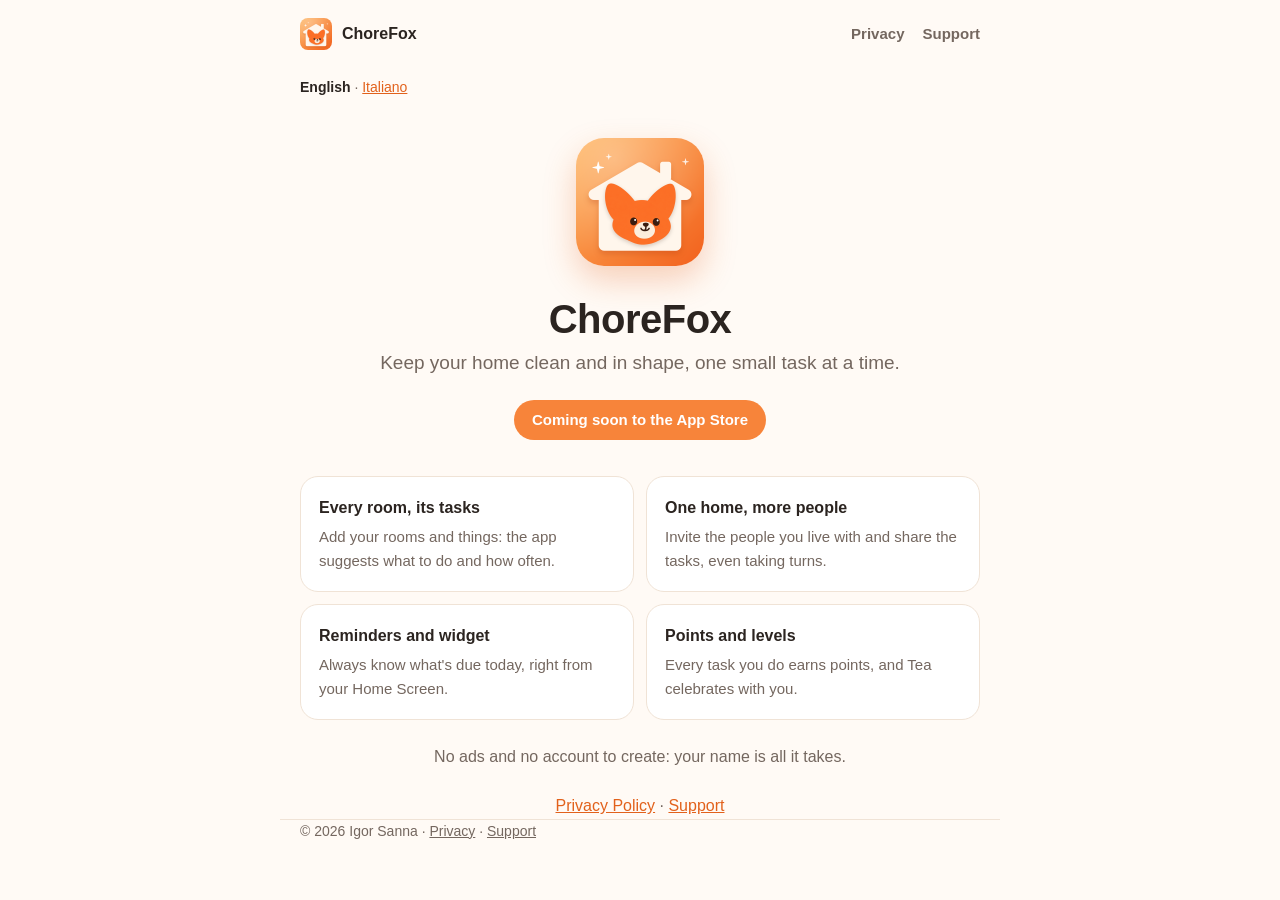
<file: index.html>
<!doctype html>
<html lang="en" data-title-it="ChoreFox">
<head>
  <meta charset="utf-8">
  <meta name="viewport" content="width=device-width, initial-scale=1">
  <title>ChoreFox</title>
  <meta name="description" content="ChoreFox: keep your home clean and in shape, one small task at a time.">
  <link rel="icon" href="favicon.png">
  <link rel="apple-touch-icon" href="apple-touch-icon.png">
  <link rel="stylesheet" href="style.css">
  <script src="lang.js"></script>
</head>
<body>
  <header>
    <div class="wrap bar">
      <a class="brand" href="./"><img src="icon.png" alt=""> ChoreFox</a>
      <nav>
        <a href="privacy.html">Privacy</a>
        <a href="support.html"><span class="t-en">Support</span><span class="t-it">Supporto</span></a>
      </nav>
    </div>
  </header>

  <main class="wrap">
    <p class="lang"><a href="#en">English</a> · <a href="#it">Italiano</a></p>

    <section id="en" lang="en">
      <div class="hero">
        <img src="icon.png" alt="The ChoreFox icon: Tea the fox in a little house">
        <h1>ChoreFox</h1>
        <p>Keep your home clean and in shape, one small task at a time.</p>
        <span class="pill">Coming soon to the App Store</span>
      </div>

      <div class="features">
        <div class="feature">
          <h3>Every room, its tasks</h3>
          <p>Add your rooms and things: the app suggests what to do and how often.</p>
        </div>
        <div class="feature">
          <h3>One home, more people</h3>
          <p>Invite the people you live with and share the tasks, even taking turns.</p>
        </div>
        <div class="feature">
          <h3>Reminders and widget</h3>
          <p>Always know what's due today, right from your Home Screen.</p>
        </div>
        <div class="feature">
          <h3>Points and levels</h3>
          <p>Every task you do earns points, and Tea celebrates with you.</p>
        </div>
      </div>

      <p class="note">No ads and no account to create: your name is all it takes.</p>
      <p class="note"><a href="privacy.html#en">Privacy Policy</a> · <a href="support.html#en">Support</a></p>
    </section>

    <hr class="sep">

    <section id="it" lang="it">
      <div class="hero">
        <img src="icon.png" alt="L'icona di ChoreFox: Tea, la volpe, in una casetta">
        <h1>ChoreFox</h1>
        <p>Tieni la casa pulita e in ordine, una piccola attività alla volta.</p>
        <span class="pill">Presto sull'App Store</span>
      </div>

      <div class="features">
        <div class="feature">
          <h3>Ogni stanza, le sue attività</h3>
          <p>Aggiungi stanze e oggetti: l'app ti suggerisce cosa fare e ogni quanto.</p>
        </div>
        <div class="feature">
          <h3>Una casa, più persone</h3>
          <p>Invita chi vive con te e dividete le attività, anche a turno.</p>
        </div>
        <div class="feature">
          <h3>Promemoria e widget</h3>
          <p>Sai sempre cosa c'è da fare oggi, anche dalla schermata Home.</p>
        </div>
        <div class="feature">
          <h3>Punti e livelli</h3>
          <p>Ogni attività fatta vale punti, e Tea festeggia con te.</p>
        </div>
      </div>

      <p class="note">Niente pubblicità e nessun account da creare: basta il tuo nome.</p>
    </section>
  </main>

  <footer class="wrap">
    © 2026 Igor Sanna · <a href="privacy.html">Privacy</a> · <a href="support.html"><span class="t-en">Support</span><span class="t-it">Supporto</span></a>
  </footer>
</body>
</html>
</file>
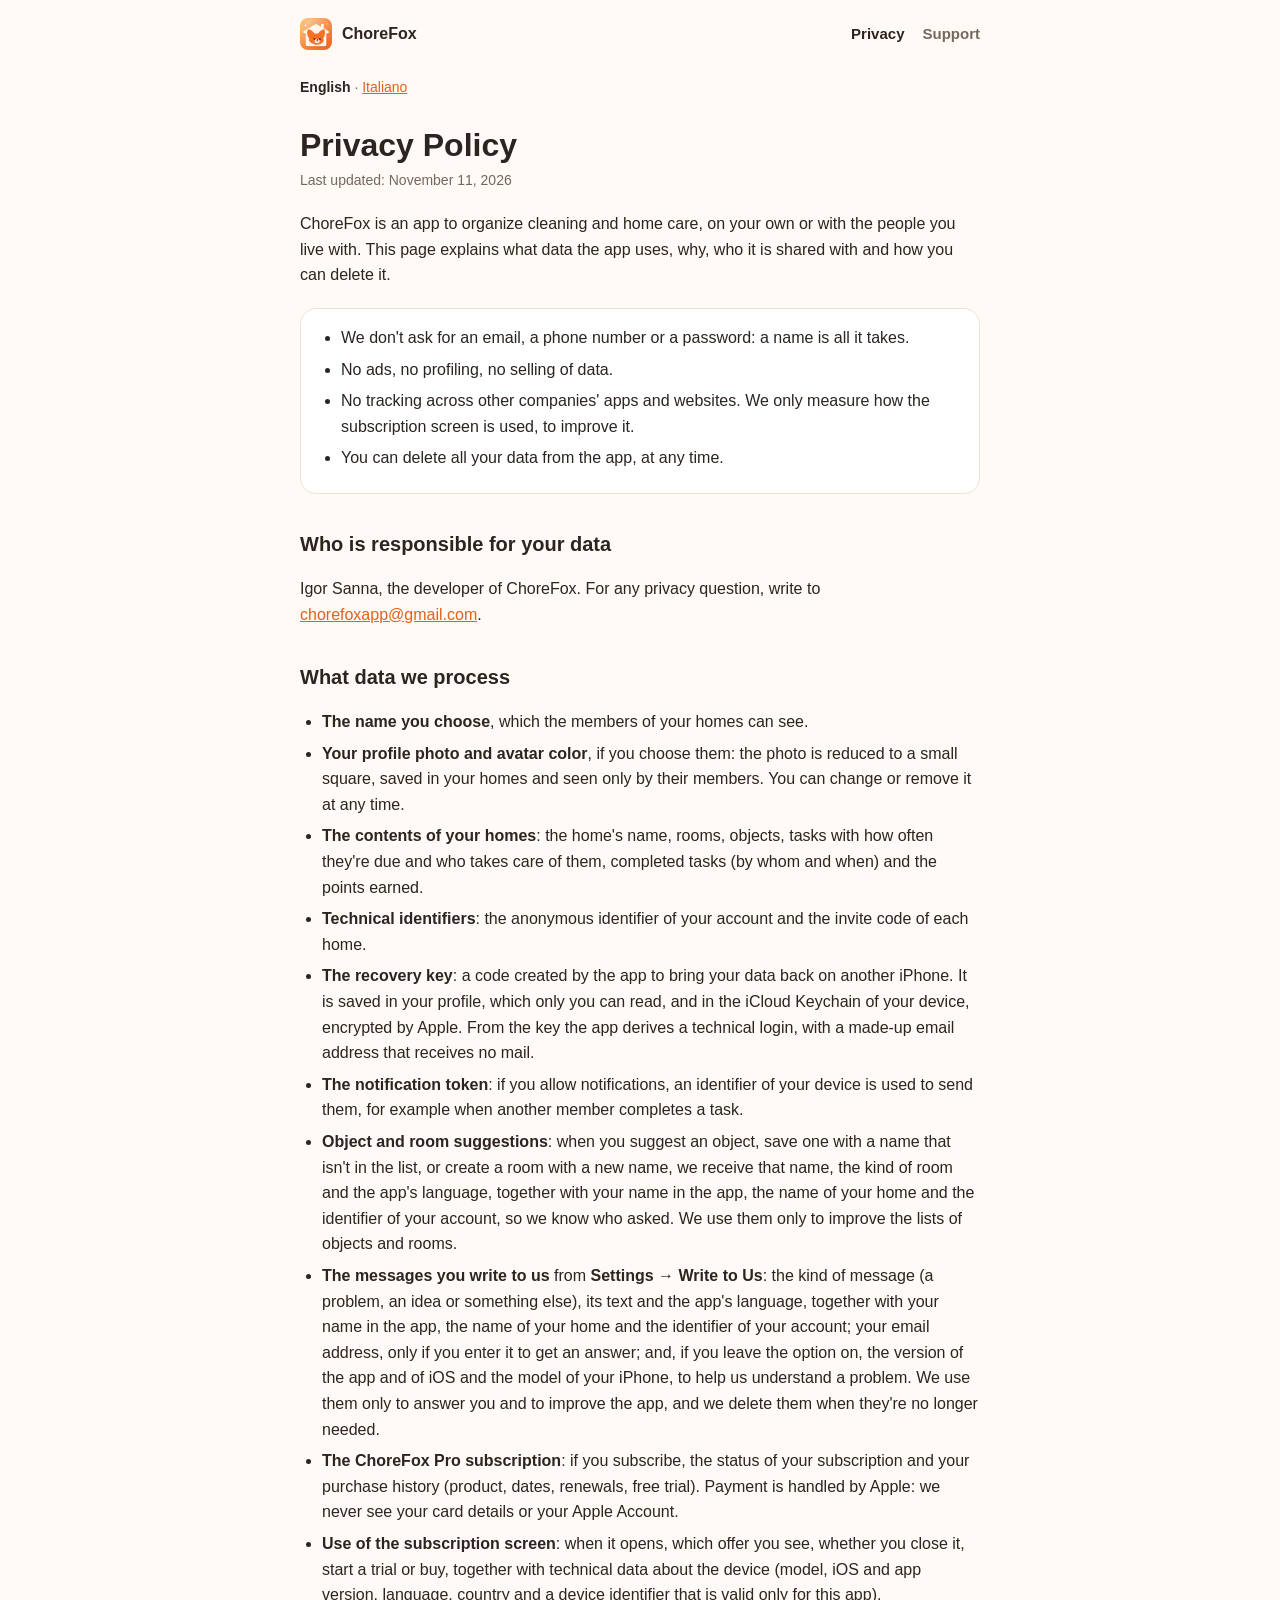
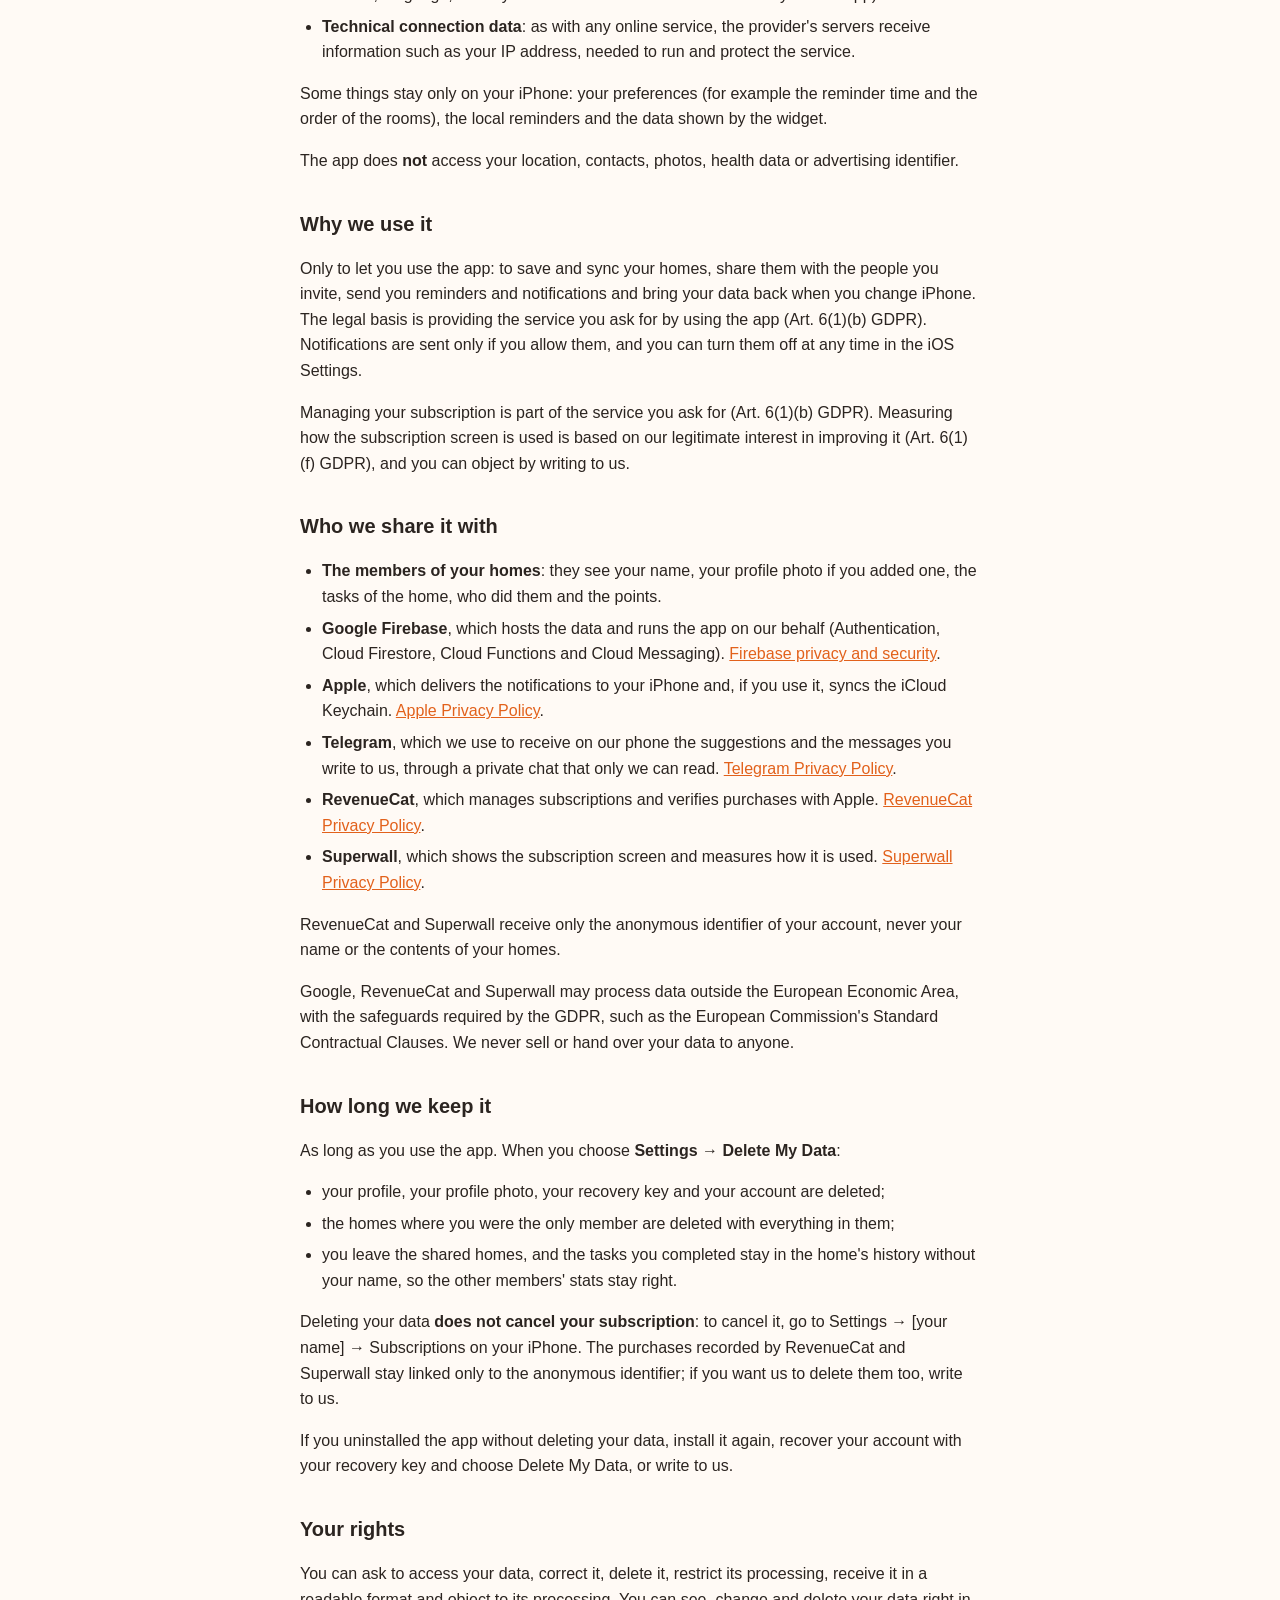
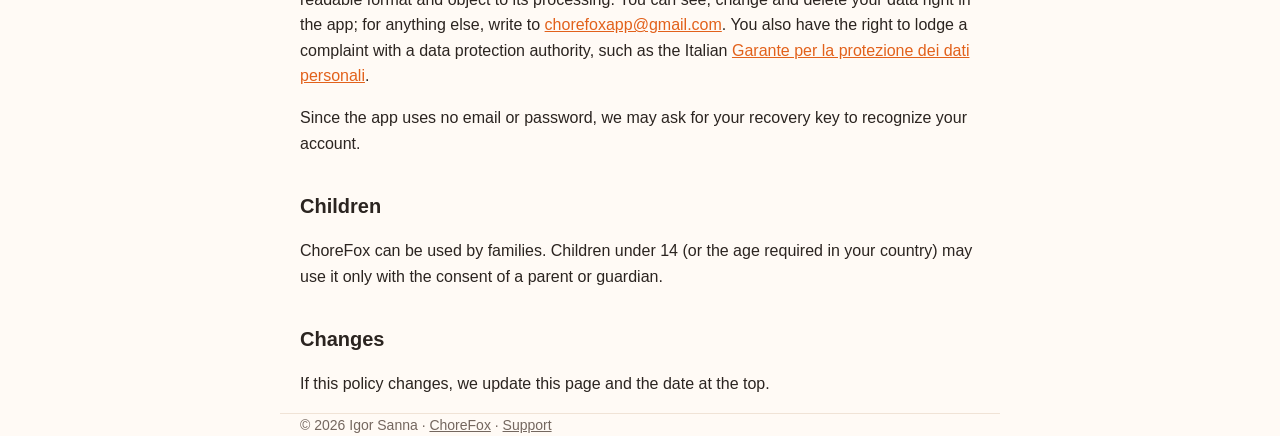
<file: privacy.html>
<!doctype html>
<html lang="en" data-title-it="Informativa sulla privacy – ChoreFox">
<head>
  <meta charset="utf-8">
  <meta name="viewport" content="width=device-width, initial-scale=1">
  <title>Privacy Policy – ChoreFox</title>
  <meta name="description" content="Privacy Policy of the ChoreFox app.">
  <link rel="icon" href="favicon.png">
  <link rel="apple-touch-icon" href="apple-touch-icon.png">
  <link rel="stylesheet" href="style.css">
  <script src="lang.js"></script>
</head>
<body>
  <header>
    <div class="wrap bar">
      <a class="brand" href="./"><img src="icon.png" alt=""> ChoreFox</a>
      <nav>
        <a href="privacy.html" aria-current="page">Privacy</a>
        <a href="support.html"><span class="t-en">Support</span><span class="t-it">Supporto</span></a>
      </nav>
    </div>
  </header>

  <main class="wrap doc">
    <p class="lang"><a href="#en">English</a> · <a href="#it">Italiano</a></p>

    <!-- ===================== ENGLISH ===================== -->
    <section id="en" lang="en">
      <h1>Privacy Policy</h1>
      <p class="updated">Last updated: November 11, 2026</p>

      <p>ChoreFox is an app to organize cleaning and home care, on your own or with the people you live with. This page explains what data the app uses, why, who it is shared with and how you can delete it.</p>

      <div class="box">
        <ul>
          <li>We don't ask for an email, a phone number or a password: a name is all it takes.</li>
          <li>No ads, no profiling, no selling of data.</li>
          <li>No tracking across other companies' apps and websites. We only measure how the subscription screen is used, to improve it.</li>
          <li>You can delete all your data from the app, at any time.</li>
        </ul>
      </div>

      <h2>Who is responsible for your data</h2>
      <p>Igor Sanna, the developer of ChoreFox. For any privacy question, write to <a href="mailto:chorefoxapp@gmail.com">chorefoxapp@gmail.com</a>.</p>

      <h2>What data we process</h2>
      <ul>
        <li><strong>The name you choose</strong>, which the members of your homes can see.</li>
        <li><strong>Your profile photo and avatar color</strong>, if you choose them: the photo is reduced to a small square, saved in your homes and seen only by their members. You can change or remove it at any time.</li>
        <li><strong>The contents of your homes</strong>: the home's name, rooms, objects, tasks with how often they're due and who takes care of them, completed tasks (by whom and when) and the points earned.</li>
        <li><strong>Technical identifiers</strong>: the anonymous identifier of your account and the invite code of each home.</li>
        <li><strong>The recovery key</strong>: a code created by the app to bring your data back on another iPhone. It is saved in your profile, which only you can read, and in the iCloud Keychain of your device, encrypted by Apple. From the key the app derives a technical login, with a made-up email address that receives no mail.</li>
        <li><strong>The notification token</strong>: if you allow notifications, an identifier of your device is used to send them, for example when another member completes a task.</li>
        <li><strong>Object and room suggestions</strong>: when you suggest an object, save one with a name that isn't in the list, or create a room with a new name, we receive that name, the kind of room and the app's language, together with your name in the app, the name of your home and the identifier of your account, so we know who asked. We use them only to improve the lists of objects and rooms.</li>
        <li><strong>The messages you write to us</strong> from <strong>Settings → Write to Us</strong>: the kind of message (a problem, an idea or something else), its text and the app's language, together with your name in the app, the name of your home and the identifier of your account; your email address, only if you enter it to get an answer; and, if you leave the option on, the version of the app and of iOS and the model of your iPhone, to help us understand a problem. We use them only to answer you and to improve the app, and we delete them when they're no longer needed.</li>
        <li><strong>The ChoreFox Pro subscription</strong>: if you subscribe, the status of your subscription and your purchase history (product, dates, renewals, free trial). Payment is handled by Apple: we never see your card details or your Apple Account.</li>
        <li><strong>Use of the subscription screen</strong>: when it opens, which offer you see, whether you close it, start a trial or buy, together with technical data about the device (model, iOS and app version, language, country and a device identifier that is valid only for this app).</li>
        <li><strong>Technical connection data</strong>: as with any online service, the provider's servers receive information such as your IP address, needed to run and protect the service.</li>
      </ul>
      <p>Some things stay only on your iPhone: your preferences (for example the reminder time and the order of the rooms), the local reminders and the data shown by the widget.</p>
      <p>The app does <strong>not</strong> access your location, contacts, photos, health data or advertising identifier.</p>

      <h2>Why we use it</h2>
      <p>Only to let you use the app: to save and sync your homes, share them with the people you invite, send you reminders and notifications and bring your data back when you change iPhone. The legal basis is providing the service you ask for by using the app (Art. 6(1)(b) GDPR). Notifications are sent only if you allow them, and you can turn them off at any time in the iOS Settings.</p>
      <p>Managing your subscription is part of the service you ask for (Art. 6(1)(b) GDPR). Measuring how the subscription screen is used is based on our legitimate interest in improving it (Art. 6(1)(f) GDPR), and you can object by writing to us.</p>

      <h2>Who we share it with</h2>
      <ul>
        <li><strong>The members of your homes</strong>: they see your name, your profile photo if you added one, the tasks of the home, who did them and the points.</li>
        <li><strong>Google Firebase</strong>, which hosts the data and runs the app on our behalf (Authentication, Cloud Firestore, Cloud Functions and Cloud Messaging). <a href="https://firebase.google.com/support/privacy">Firebase privacy and security</a>.</li>
        <li><strong>Apple</strong>, which delivers the notifications to your iPhone and, if you use it, syncs the iCloud Keychain. <a href="https://www.apple.com/legal/privacy/">Apple Privacy Policy</a>.</li>
        <li><strong>Telegram</strong>, which we use to receive on our phone the suggestions and the messages you write to us, through a private chat that only we can read. <a href="https://telegram.org/privacy">Telegram Privacy Policy</a>.</li>
        <li><strong>RevenueCat</strong>, which manages subscriptions and verifies purchases with Apple. <a href="https://www.revenuecat.com/privacy">RevenueCat Privacy Policy</a>.</li>
        <li><strong>Superwall</strong>, which shows the subscription screen and measures how it is used. <a href="https://superwall.com/privacy">Superwall Privacy Policy</a>.</li>
      </ul>
      <p>RevenueCat and Superwall receive only the anonymous identifier of your account, never your name or the contents of your homes.</p>
      <p>Google, RevenueCat and Superwall may process data outside the European Economic Area, with the safeguards required by the GDPR, such as the European Commission's Standard Contractual Clauses. We never sell or hand over your data to anyone.</p>

      <h2>How long we keep it</h2>
      <p>As long as you use the app. When you choose <strong>Settings → Delete My Data</strong>:</p>
      <ul>
        <li>your profile, your profile photo, your recovery key and your account are deleted;</li>
        <li>the homes where you were the only member are deleted with everything in them;</li>
        <li>you leave the shared homes, and the tasks you completed stay in the home's history without your name, so the other members' stats stay right.</li>
      </ul>
      <p>Deleting your data <strong>does not cancel your subscription</strong>: to cancel it, go to Settings → [your name] → Subscriptions on your iPhone. The purchases recorded by RevenueCat and Superwall stay linked only to the anonymous identifier; if you want us to delete them too, write to us.</p>
      <p>If you uninstalled the app without deleting your data, install it again, recover your account with your recovery key and choose Delete My Data, or write to us.</p>

      <h2>Your rights</h2>
      <p>You can ask to access your data, correct it, delete it, restrict its processing, receive it in a readable format and object to its processing. You can see, change and delete your data right in the app; for anything else, write to <a href="mailto:chorefoxapp@gmail.com">chorefoxapp@gmail.com</a>. You also have the right to lodge a complaint with a data protection authority, such as the Italian <a href="https://www.garanteprivacy.it/home_en">Garante per la protezione dei dati personali</a>.</p>
      <p>Since the app uses no email or password, we may ask for your recovery key to recognize your account.</p>

      <h2>Children</h2>
      <p>ChoreFox can be used by families. Children under 14 (or the age required in your country) may use it only with the consent of a parent or guardian.</p>

      <h2>Changes</h2>
      <p>If this policy changes, we update this page and the date at the top.</p>
    </section>

    <hr class="sep">

    <!-- ===================== ITALIANO ===================== -->
    <section id="it" lang="it">
      <h1>Informativa sulla privacy</h1>
      <p class="updated">Ultimo aggiornamento: 11 novembre 2026</p>

      <p>ChoreFox è un'app per organizzare le pulizie e la cura della casa, da soli o con le persone con cui vivi. Questa pagina spiega quali dati usa l'app, perché, con chi li condivide e come puoi cancellarli.</p>

      <div class="box">
        <ul>
          <li>Non ti chiediamo email, numero di telefono o password: basta un nome.</li>
          <li>Niente pubblicità, niente profilazione, nessuna vendita di dati.</li>
          <li>Niente tracciamento tra app e siti di altre aziende. Misuriamo solo come viene usata la schermata dell'abbonamento, per migliorarla.</li>
          <li>Puoi cancellare tutti i tuoi dati dall'app, in qualsiasi momento.</li>
        </ul>
      </div>

      <h2>Chi è il titolare del trattamento</h2>
      <p>Igor Sanna, sviluppatore di ChoreFox. Per qualsiasi domanda sulla privacy scrivi a <a href="mailto:chorefoxapp@gmail.com">chorefoxapp@gmail.com</a>.</p>

      <h2>Quali dati trattiamo</h2>
      <ul>
        <li><strong>Il nome che scegli</strong>, che vedono i membri delle case di cui fai parte.</li>
        <li><strong>La foto profilo e il colore del tuo avatar</strong>, se li scegli: la foto viene ridotta a un piccolo quadrato, salvata nelle case di cui fai parte e la vedono solo i loro membri. Puoi cambiarla o toglierla quando vuoi.</li>
        <li><strong>I contenuti delle tue case</strong>: nome della casa, stanze, oggetti, attività con la loro frequenza e chi se ne occupa, attività completate (da chi e quando) e i punti guadagnati.</li>
        <li><strong>Identificativi tecnici</strong>: l'identificativo anonimo del tuo account e il codice invito di ogni casa.</li>
        <li><strong>La chiave di recupero</strong>: un codice creato dall'app per ritrovare i tuoi dati su un altro iPhone. È salvata nel tuo profilo, che puoi leggere solo tu, e nel Portachiavi iCloud del tuo dispositivo, cifrato da Apple. Dalla chiave l'app ricava un accesso tecnico, con un indirizzo email fittizio che non riceve posta.</li>
        <li><strong>Il token per le notifiche</strong>: se le autorizzi, un identificativo del dispositivo serve a mandarti le notifiche, per esempio quando un altro membro completa un'attività.</li>
        <li><strong>I suggerimenti di oggetti e stanze</strong>: quando suggerisci un oggetto, ne salvi uno con un nome che non è nella lista o crei una stanza con un nome nuovo, ci arrivano quel nome, il tipo di stanza e la lingua dell'app, insieme al tuo nome nell'app, al nome della tua casa e all'identificativo del tuo account, così sappiamo chi l'ha chiesto. Li usiamo solo per migliorare le liste di oggetti e stanze.</li>
        <li><strong>I messaggi che ci scrivi</strong> da <strong>Impostazioni → Scrivici</strong>: il tipo di messaggio (un problema, un'idea o altro), il testo e la lingua dell'app, insieme al tuo nome nell'app, al nome della tua casa e all'identificativo del tuo account; il tuo indirizzo email, solo se lo inserisci per avere una risposta; e, se lasci attiva l'opzione, la versione dell'app e di iOS e il modello del tuo iPhone, per aiutarci a capire un problema. Li usiamo solo per risponderti e migliorare l'app, e li cancelliamo quando non servono più.</li>
        <li><strong>L'abbonamento ChoreFox Pro</strong>: se ti abboni, lo stato dell'abbonamento e lo storico degli acquisti (prodotto, date, rinnovi, prova gratuita). Il pagamento lo gestisce Apple: non vediamo i dati della tua carta né il tuo Apple Account.</li>
        <li><strong>L'uso della schermata dell'abbonamento</strong>: quando si apre, quale offerta vedi, se la chiudi, provi o acquisti, insieme a dati tecnici del dispositivo (modello, versione di iOS e dell'app, lingua, paese e un identificativo del dispositivo valido solo per questa app).</li>
        <li><strong>Dati tecnici di connessione</strong>: come per ogni servizio online, i server del fornitore ricevono informazioni come l'indirizzo IP, necessarie a far funzionare e proteggere il servizio.</li>
      </ul>
      <p>Alcune cose restano solo sul tuo iPhone: le preferenze (per esempio l'orario dei promemoria e l'ordine delle stanze), i promemoria locali e i dati mostrati dal widget.</p>
      <p>L'app <strong>non</strong> accede alla tua posizione, ai contatti, alle foto, ai dati sulla salute né all'identificativo pubblicitario.</p>

      <h2>Perché li usiamo</h2>
      <p>Solo per farti usare l'app: salvare e sincronizzare le tue case, condividerle con chi inviti, mandarti promemoria e notifiche e ritrovare i dati quando cambi iPhone. La base giuridica è l'esecuzione del servizio che chiedi usando l'app (art. 6, par. 1, lett. b del GDPR). Le notifiche arrivano solo se le autorizzi, e puoi disattivarle quando vuoi nelle Impostazioni di iOS.</p>
      <p>Gestire l'abbonamento rientra nel servizio che chiedi (art. 6, par. 1, lett. b del GDPR). Misurare l'uso della schermata dell'abbonamento si basa sul nostro legittimo interesse a migliorarla (art. 6, par. 1, lett. f del GDPR), e puoi opporti scrivendoci.</p>

      <h2>Con chi li condividiamo</h2>
      <ul>
        <li><strong>Con i membri delle tue case</strong>: vedono il tuo nome, la tua foto profilo se l'hai aggiunta, le attività della casa, chi le ha fatte e i punti.</li>
        <li><strong>Con Google Firebase</strong>, che ospita i dati e fa funzionare l'app per nostro conto (Authentication, Cloud Firestore, Cloud Functions e Cloud Messaging). <a href="https://firebase.google.com/support/privacy">Privacy e sicurezza di Firebase</a>.</li>
        <li><strong>Con Apple</strong>, che consegna le notifiche al tuo iPhone e, se lo usi, sincronizza il Portachiavi iCloud. <a href="https://www.apple.com/it/legal/privacy/">Informativa sulla privacy di Apple</a>.</li>
        <li><strong>Con Telegram</strong>, che usiamo per ricevere sul telefono i suggerimenti e i messaggi che ci scrivi, in una chat privata che possiamo leggere solo noi. <a href="https://telegram.org/privacy">Informativa sulla privacy di Telegram</a>.</li>
        <li><strong>Con RevenueCat</strong>, che gestisce gli abbonamenti e verifica gli acquisti con Apple. <a href="https://www.revenuecat.com/privacy">Informativa sulla privacy di RevenueCat</a>.</li>
        <li><strong>Con Superwall</strong>, che mostra la schermata dell'abbonamento e ne misura l'uso. <a href="https://superwall.com/privacy">Informativa sulla privacy di Superwall</a>.</li>
      </ul>
      <p>RevenueCat e Superwall ricevono solo l'identificativo anonimo del tuo account, mai il tuo nome o i contenuti delle tue case.</p>
      <p>Google, RevenueCat e Superwall possono trattare i dati anche fuori dallo Spazio Economico Europeo, con le garanzie previste dal GDPR, come le Clausole Contrattuali Standard della Commissione europea. Non vendiamo né cediamo i tuoi dati a nessuno.</p>

      <h2>Per quanto tempo li conserviamo</h2>
      <p>Finché usi l'app. Quando scegli <strong>Impostazioni → Elimina i miei dati</strong>:</p>
      <ul>
        <li>il tuo profilo, la foto profilo, la chiave di recupero e il tuo account vengono cancellati;</li>
        <li>le case in cui eri l'unico membro vengono cancellate con tutto il loro contenuto;</li>
        <li>dalle case condivise esci, e le attività che avevi completato restano nello storico della casa senza il tuo nome, così le statistiche degli altri membri restano corrette.</li>
      </ul>
      <p>Cancellare i dati <strong>non annulla l'abbonamento</strong>: per annullarlo vai sull'iPhone in Impostazioni → [il tuo nome] → Abbonamenti. Gli acquisti registrati da RevenueCat e Superwall restano legati solo all'identificativo anonimo; se vuoi che cancelliamo anche quelli, scrivici.</p>
      <p>Se hai disinstallato l'app senza cancellare i dati, reinstallala, recupera il tuo account con la chiave di recupero e scegli Elimina i miei dati, oppure scrivici.</p>

      <h2>I tuoi diritti</h2>
      <p>Puoi chiedere di accedere ai tuoi dati, correggerli, cancellarli, limitarne il trattamento, riceverli in un formato leggibile e opporti al trattamento. Puoi vedere, modificare e cancellare i tuoi dati direttamente nell'app; per tutto il resto scrivici a <a href="mailto:chorefoxapp@gmail.com">chorefoxapp@gmail.com</a>. Hai anche il diritto di presentare un reclamo al <a href="https://www.garanteprivacy.it">Garante per la protezione dei dati personali</a>.</p>
      <p>Poiché l'app non usa email né password, per riconoscere il tuo account potremmo chiederti la chiave di recupero.</p>

      <h2>Minori</h2>
      <p>ChoreFox si può usare in famiglia. I ragazzi sotto i 14 anni possono usarla solo con il consenso di un genitore o di chi ne fa le veci.</p>

      <h2>Modifiche</h2>
      <p>Se questa informativa cambia, aggiorniamo questa pagina e la data in alto.</p>
    </section>
  </main>

  <footer class="wrap">
    © 2026 Igor Sanna · <a href="./">ChoreFox</a> · <a href="support.html"><span class="t-en">Support</span><span class="t-it">Supporto</span></a>
  </footer>
</body>
</html>
</file>
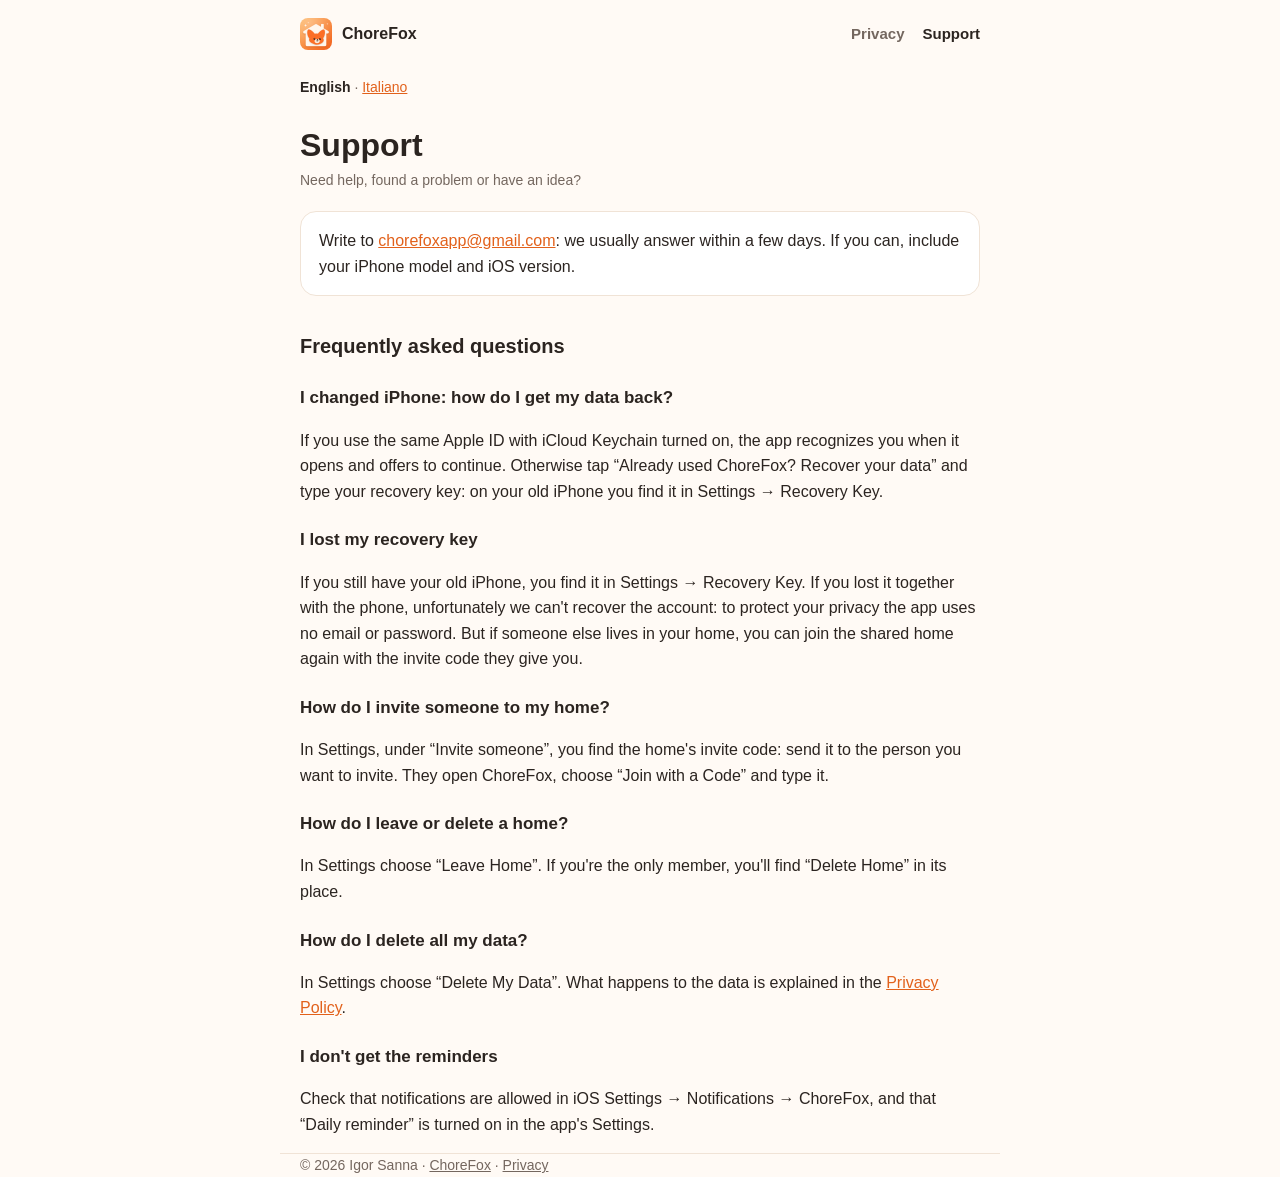
<file: support.html>
<!doctype html>
<html lang="en" data-title-it="Supporto – ChoreFox">
<head>
  <meta charset="utf-8">
  <meta name="viewport" content="width=device-width, initial-scale=1">
  <title>Support – ChoreFox</title>
  <meta name="description" content="Help and frequently asked questions about the ChoreFox app.">
  <link rel="icon" href="favicon.png">
  <link rel="apple-touch-icon" href="apple-touch-icon.png">
  <link rel="stylesheet" href="style.css">
  <script src="lang.js"></script>
</head>
<body>
  <header>
    <div class="wrap bar">
      <a class="brand" href="./"><img src="icon.png" alt=""> ChoreFox</a>
      <nav>
        <a href="privacy.html">Privacy</a>
        <a href="support.html" aria-current="page"><span class="t-en">Support</span><span class="t-it">Supporto</span></a>
      </nav>
    </div>
  </header>

  <main class="wrap doc">
    <p class="lang"><a href="#en">English</a> · <a href="#it">Italiano</a></p>

    <!-- ===================== ENGLISH ===================== -->
    <section id="en" lang="en">
      <h1>Support</h1>
      <p class="updated">Need help, found a problem or have an idea?</p>

      <div class="box">
        <p>Write to <a href="mailto:chorefoxapp@gmail.com">chorefoxapp@gmail.com</a>: we usually answer within a few days. If you can, include your iPhone model and iOS version.</p>
      </div>

      <h2>Frequently asked questions</h2>

      <h3>I changed iPhone: how do I get my data back?</h3>
      <p>If you use the same Apple ID with iCloud Keychain turned on, the app recognizes you when it opens and offers to continue. Otherwise tap “Already used ChoreFox? Recover your data” and type your recovery key: on your old iPhone you find it in Settings → Recovery Key.</p>

      <h3>I lost my recovery key</h3>
      <p>If you still have your old iPhone, you find it in Settings → Recovery Key. If you lost it together with the phone, unfortunately we can't recover the account: to protect your privacy the app uses no email or password. But if someone else lives in your home, you can join the shared home again with the invite code they give you.</p>

      <h3>How do I invite someone to my home?</h3>
      <p>In Settings, under “Invite someone”, you find the home's invite code: send it to the person you want to invite. They open ChoreFox, choose “Join with a Code” and type it.</p>

      <h3>How do I leave or delete a home?</h3>
      <p>In Settings choose “Leave Home”. If you're the only member, you'll find “Delete Home” in its place.</p>

      <h3>How do I delete all my data?</h3>
      <p>In Settings choose “Delete My Data”. What happens to the data is explained in the <a href="privacy.html#en">Privacy Policy</a>.</p>

      <h3>I don't get the reminders</h3>
      <p>Check that notifications are allowed in iOS Settings → Notifications → ChoreFox, and that “Daily reminder” is turned on in the app's Settings.</p>
    </section>

    <hr class="sep">

    <!-- ===================== ITALIANO ===================== -->
    <section id="it" lang="it">
      <h1>Supporto</h1>
      <p class="updated">Serve aiuto, hai trovato un problema o hai un'idea?</p>

      <div class="box">
        <p>Scrivi a <a href="mailto:chorefoxapp@gmail.com">chorefoxapp@gmail.com</a>: di solito rispondiamo entro pochi giorni. Se puoi, indica il modello di iPhone e la versione di iOS.</p>
      </div>

      <h2>Domande frequenti</h2>

      <h3>Ho cambiato iPhone: come ritrovo i miei dati?</h3>
      <p>Se usi lo stesso ID Apple con il Portachiavi iCloud attivo, all'apertura l'app ti riconosce e ti propone di continuare. Altrimenti tocca «Hai già usato ChoreFox? Recupera i tuoi dati» e inserisci la tua chiave di recupero: sul vecchio iPhone la trovi in Impostazioni → Chiave di recupero.</p>

      <h3>Ho perso la chiave di recupero</h3>
      <p>Se hai ancora il vecchio iPhone, la trovi in Impostazioni → Chiave di recupero. Se invece l'hai persa insieme al telefono, purtroppo non possiamo recuperare l'account: per proteggere la tua privacy l'app non usa email né password. Se però un'altra persona vive nella tua stessa casa, puoi rientrare nella casa condivisa con il codice invito che ti dà.</p>

      <h3>Come invito qualcuno nella mia casa?</h3>
      <p>In Impostazioni, alla voce «Invita qualcuno», trovi il codice invito della casa: mandalo a chi vuoi invitare. L'altra persona apre ChoreFox, sceglie «Entra con un codice» e lo inserisce.</p>

      <h3>Come esco da una casa o la elimino?</h3>
      <p>In Impostazioni scegli «Esci dalla casa». Se sei l'unico membro, al suo posto trovi «Elimina la casa».</p>

      <h3>Come cancello tutti i miei dati?</h3>
      <p>In Impostazioni scegli «Elimina i miei dati». Cosa succede ai dati è spiegato nell'<a href="privacy.html">informativa sulla privacy</a>.</p>

      <h3>Non ricevo i promemoria</h3>
      <p>Controlla che le notifiche siano consentite in Impostazioni di iOS → Notifiche → ChoreFox, e che il «Promemoria giornaliero» sia attivo nelle Impostazioni dell'app.</p>
    </section>
  </main>

  <footer class="wrap">
    © 2026 Igor Sanna · <a href="./">ChoreFox</a> · <a href="privacy.html">Privacy</a>
  </footer>
</body>
</html>
</file>
<file: style.css>
:root {
  color-scheme: light dark;
  --bg: #fffaf5;
  --text: #2b2420;
  --muted: #74675f;
  --card: #ffffff;
  --line: #f0e3d6;
  --accent: #e2611b;
  --pill: #f7843a;
}

@media (prefers-color-scheme: dark) {
  :root {
    --bg: #1b1613;
    --text: #f5ede6;
    --muted: #b2a59b;
    --card: #26201b;
    --line: #3a302a;
    --accent: #ff9a5c;
  }
}

* {
  box-sizing: border-box;
}

html {
  -webkit-text-size-adjust: 100%;
}

body {
  margin: 0;
  background: var(--bg);
  color: var(--text);
  font: 16px/1.6 -apple-system, BlinkMacSystemFont, "Segoe UI", Roboto, Helvetica, Arial, sans-serif;
}

a {
  color: var(--accent);
}

.wrap {
  max-width: 720px;
  margin: 0 auto;
  padding: 0 20px;
}

/* Header */

.bar {
  display: flex;
  align-items: center;
  justify-content: space-between;
  gap: 12px;
  padding-top: 18px;
  padding-bottom: 18px;
}

.brand {
  display: flex;
  align-items: center;
  gap: 10px;
  color: var(--text);
  font-weight: 700;
  text-decoration: none;
}

.brand img {
  width: 32px;
  height: 32px;
  border-radius: 8px;
}

nav {
  display: flex;
  gap: 18px;
}

nav a {
  color: var(--muted);
  font-size: 15px;
  font-weight: 600;
  text-decoration: none;
}

nav a[aria-current="page"] {
  color: var(--text);
}

.lang {
  margin: 8px 0 0;
  color: var(--muted);
  font-size: 14px;
}

/* Home */

.hero {
  padding: 40px 0 36px;
  text-align: center;
}

.hero img {
  width: 128px;
  height: 128px;
  border-radius: 28px;
  box-shadow: 0 14px 32px rgba(226, 97, 27, 0.28);
}

.hero h1 {
  margin: 22px 0 6px;
  font-family: ui-rounded, "SF Pro Rounded", -apple-system, BlinkMacSystemFont, sans-serif;
  font-size: 40px;
  line-height: 1.15;
  letter-spacing: -0.5px;
}

.hero p {
  max-width: 28em;
  text-wrap: balance;
  margin: 0 auto;
  color: var(--muted);
  font-size: 19px;
}

.pill {
  display: inline-block;
  margin-top: 22px;
  padding: 8px 18px;
  border-radius: 999px;
  background: var(--pill);
  color: #fff;
  font-size: 15px;
  font-weight: 700;
}

.features {
  display: grid;
  grid-template-columns: repeat(auto-fit, minmax(260px, 1fr));
  gap: 12px;
}

.feature {
  padding: 18px;
  border: 1px solid var(--line);
  border-radius: 18px;
  background: var(--card);
}

.feature h3 {
  margin: 0 0 4px;
  font-size: 16px;
}

.feature p {
  margin: 0;
  color: var(--muted);
  font-size: 15px;
}

.note {
  margin: 24px 0 0;
  color: var(--muted);
  text-align: center;
}

/* Documents (privacy, support) */

.doc h1 {
  margin: 28px 0 4px;
  font-size: 32px;
  line-height: 1.2;
}

.doc h2 {
  margin: 34px 0 6px;
  font-size: 20px;
}

.doc h3 {
  margin: 22px 0 4px;
  font-size: 17px;
}

.updated {
  margin: 0 0 20px;
  color: var(--muted);
  font-size: 14px;
}

.doc ul {
  padding-left: 22px;
}

.doc li {
  margin-bottom: 6px;
}

.box {
  margin: 20px 0;
  padding: 16px 18px;
  border: 1px solid var(--line);
  border-radius: 16px;
  background: var(--card);
}

.box p {
  margin: 0;
}

.box ul {
  margin: 0;
}

hr.sep {
  margin: 56px 0 0;
  border: 0;
  border-top: 1px solid var(--line);
}

/* Languages: lang.js shows one at a time. Without it both show, English
   first, and the short labels stay in English. */

html.show-en section[lang="it"],
html.show-it section[lang="en"],
html.show-en hr.sep,
html.show-it hr.sep {
  display: none;
}

.t-it {
  display: none;
}

html.show-it .t-it {
  display: inline;
}

html.show-it .t-en {
  display: none;
}

html.show-en .lang a[href="#en"],
html.show-it .lang a[href="#it"] {
  color: var(--text);
  font-weight: 600;
  text-decoration: none;
}

/* Footer */

footer {
  margin-top: 56px;
  padding-top: 24px;
  padding-bottom: 48px;
  border-top: 1px solid var(--line);
  color: var(--muted);
  font-size: 14px;
}

footer a {
  color: var(--muted);
}

@media (max-width: 420px) {
  .hero h1 {
    font-size: 34px;
  }

  .doc h1 {
    font-size: 28px;
  }

  nav {
    gap: 14px;
  }
}
</file>
